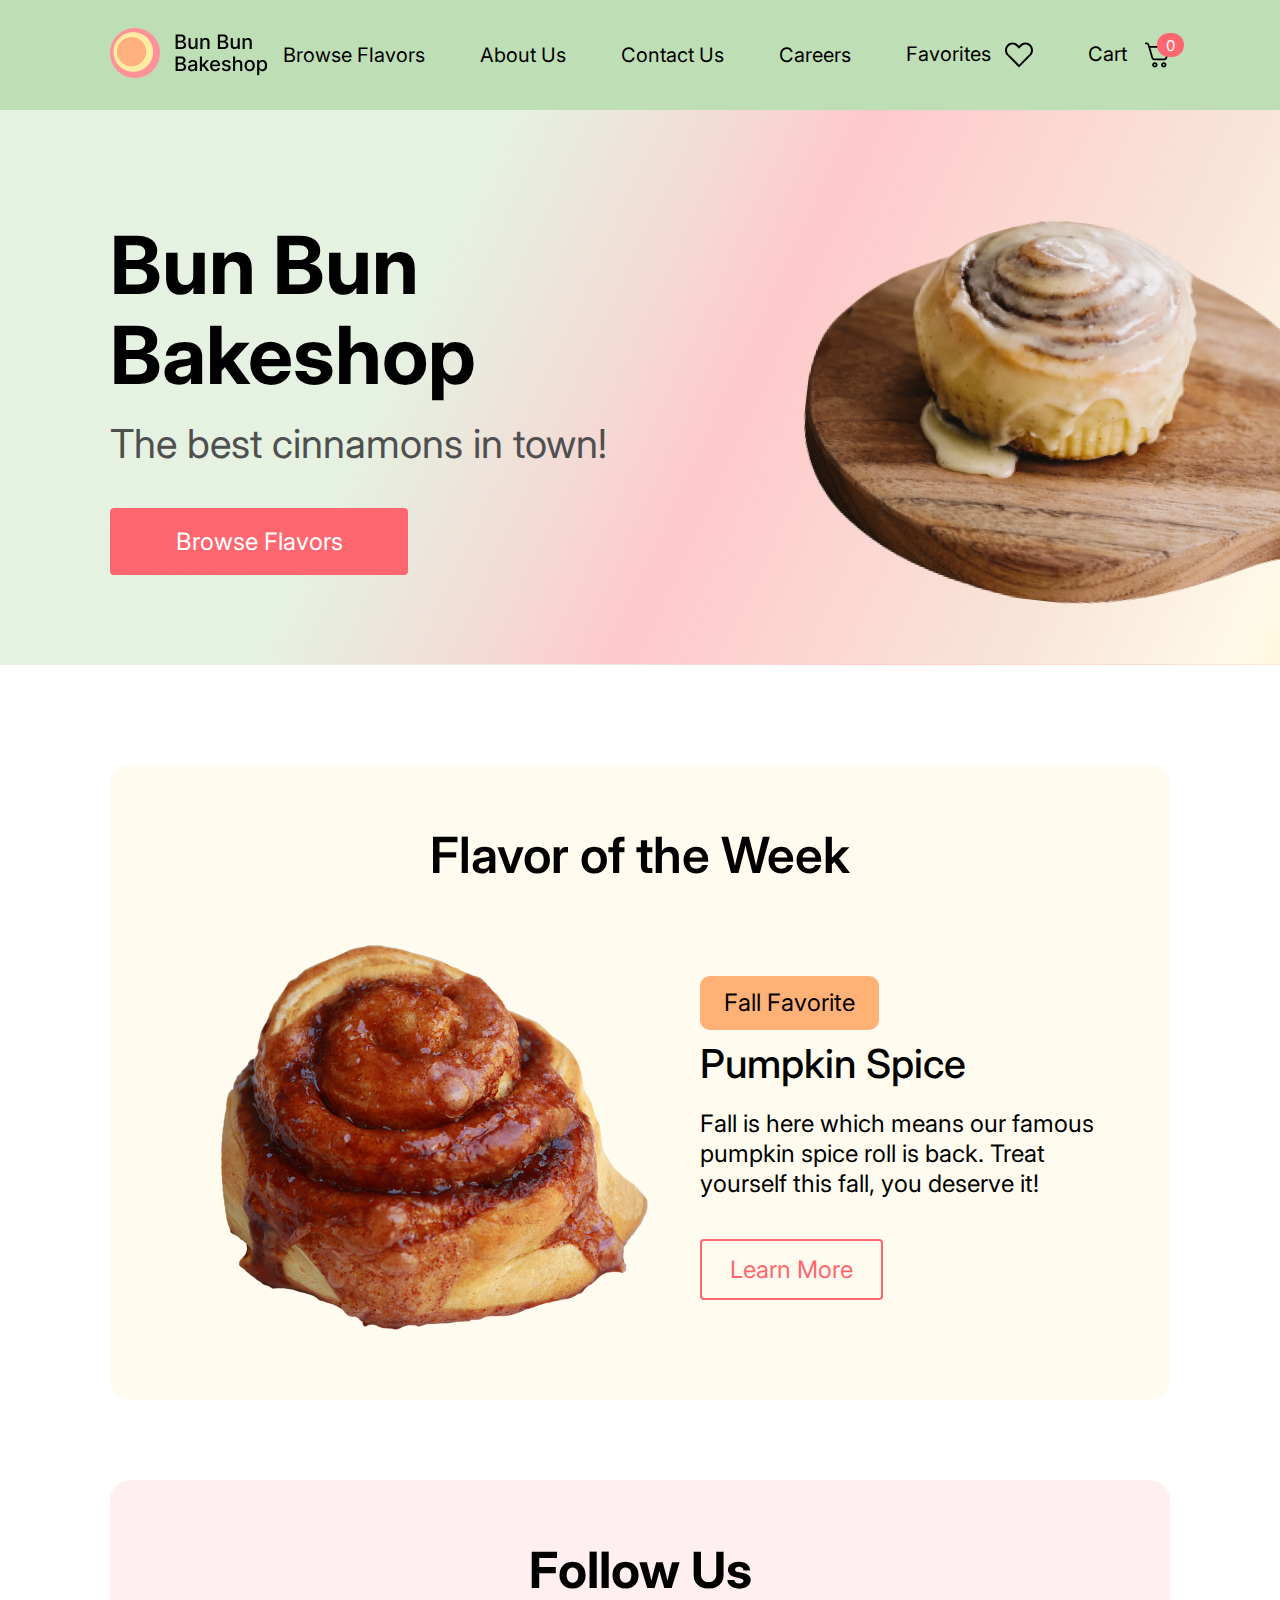
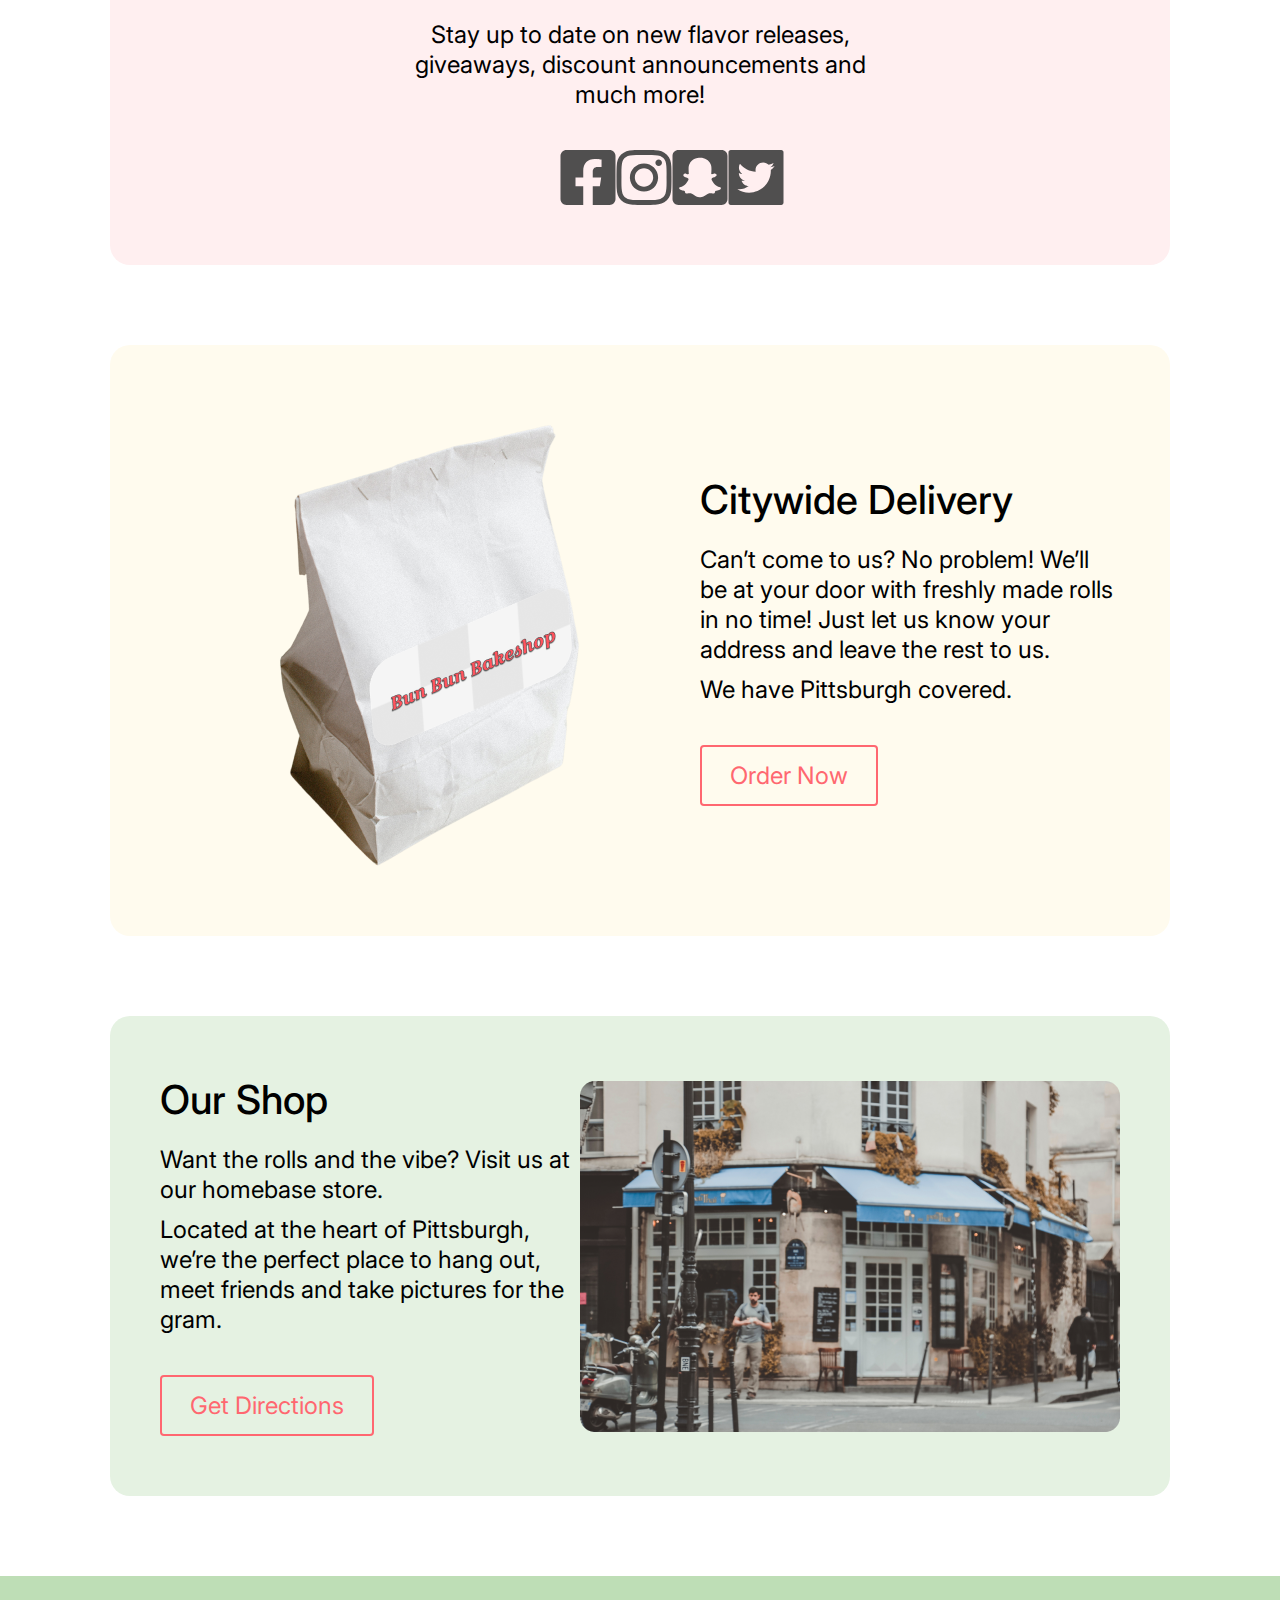
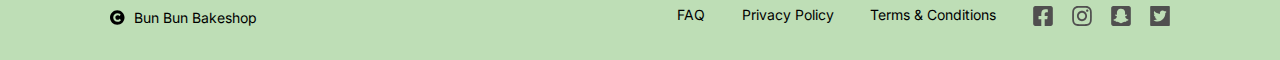
<file: index.html>
<!DOCTYPE html>
<html lang="en">

<head>
	<meta charset="utf-8">
	<meta name="viewport" content="width=device-width, initial-scale=1.0">
	<title>Bun Bun Bakeshop</title>
	<link rel="stylesheet" href="styles.css">
	<!-- linking stylesheet to get Inter font -->
	<link href='https://fonts.googleapis.com/css?family=Inter' rel='stylesheet'>
</head>

<body>
	
	<!-- Navigation Bar -->
	<header>
		<nav>
			<div id="logo">
				<a href="index.html">
					<img 
						src="assets/images/Logo.png" 
						alt="The Bun Bun Bakeshop logo. Clicking this will take you back to the homepage"
					>
				</a>
			</div>
			<div id="navtitles">
				<!-- <p id = "cartCounter3"></p> -->
				<a href="browseflavors.html">Browse Flavors</a>
				<a href="#AboutUs">About Us</a>
				<a href="#ContactUs">Contact Us</a>
				<a href="#Careers">Careers</a>
				<a href="#Favorites" class="iconlabels">
					<span>
						Favorites
						<img 
							src="assets/icons/favorites.svg" 
							alt="heart icon. Clicking this will take you to the favorites page."
						>
					</span>
				</a>
				<a href="cart.html" class="iconlabels cartIconElement">
					<span>
						Cart 
					</span>
						<div class = "cartIcon">
							<img 
								src="assets/icons/cart.svg" 
								alt="shopping cart icon. Clicking this will 
								take you to the cart page."
							>
							<div class = "cartNumberDiv">
								<span class ="disp" id ="cartCounter">0</span>
							</div>
						</div>
				</a>
			</div>
		</nav>
	</header>

	<!-- Banner -->
	<div id="banner">
		<h1>Bun Bun<br>Bakeshop</h1>
		<p>The best cinnamons in town!</p>
		<button 
			type="button" 
			onclick="window.location.href='browseflavors.html'"
		>
			Browse Flavors
		</button>
	</div>

	<!-- Flavor of the Week -->
	<div class="homepagesection" id="flavoroftheweek">
		<h3>Flavor of the Week</h3>
		<div class="sidebysidecontent">
			<img 
				src="assets/images/flavoroftheweek.png" 
				alt="image of pumpkin spice cinnamon roll"
				>
			<div class="sidebysidetext" id="flavortext">
				<div id="tag">Fall Favorite</div>
				<h4>Pumpkin Spice</h4>
				<p>Fall is here which means our famous pumpkin spice roll is back. 
					Treat yourself this fall, you deserve it!</p>
				<button class= "secondarybutton" type="button">Learn More</button>
			</div>
		</div>
	</div>

	<!-- Follow Us -->
	<div class="homepagesection" id="followus">
		<h3>Follow Us</h3>
		<p>
			Stay up to date on new flavor 
			releases, giveaways, discount announcements and much more!
		</p>
		<div id="socials">
			<img 
				src="assets/images/facebook.svg" 
				alt="Facebook Logo. This will take you to the 
				Facebook page for Bun Bun Bakeshop."
			>
			<img 
				src="assets/images/instagram.svg" 
				alt="Instagram Logo. This will take you to the 
				Instagram page for Bun Bun Bakeshop."
			>
			<img 
				src="assets/images/snapchat.svg" 
				alt="Snapchat Logo. This will take you to the 
				Snapchat profile for Bun Bun Bakeshop."
			>
			<img 
				src="assets/images/twitter.svg" 
				alt="Twitter Logo. This will take you to the 
				Twitter page for Bun Bun Bakeshop."
			>
		</div>		
	</div>

	<!-- Citywide Delivery -->
	<div class= "homepagesection sidebysidecontent" id="citywidedelivery">
		<img 
			src="assets/images/citywidedelivery.png" 
			alt="image of a Bun Bun Bakeshop delivery bag"
		>
		<div class="sidebysidetext">
			<h4>Citywide Delivery</h4>
			<p>
				Can’t come to us? No problem! 
				We’ll be at your door with freshly made rolls in no time! 
				Just let us know your address and leave the rest to us.
			</p>
			<p>We have Pittsburgh covered.</p>
			<button class= "secondarybutton" type="button">Order Now</button>
		</div>
	</div>

	<!-- Our shop -->
	<div class= "homepagesection sidebysidecontent" id="ourshop">
		<div class="sidebysidetext">
			<h4>Our Shop</h4>
			<p>
				Want the rolls and the vibe? 
				Visit us at our homebase store.
			</p>
			<p>
				Located at the heart of Pittsburgh, 
				we’re the perfect place to hang out, 
				meet friends and take pictures for the gram.
			</p>
			<button class= "secondarybutton" type="button">Get Directions</button>
		</div>
		<img 
			src="assets/images/ourshop.png" 
			alt="image of the Bun Bun Bakeshop shop in Pittsburgh"
		>
	</div>

	<!-- Footer -->
	<footer>
		<a href="#" id="footerleft">
			<img src="assets/images/copyright.svg" alt="copyright icon">
			<p>Bun Bun Bakeshop</p>
		</a>
		<div id="footerright">
			<a href="#">FAQ</a>
			<a href="#">Privacy Policy</a>
			<a href="#">Terms & Conditions</a>
			<div id="footersocials">
				<img 
					src="assets/images/facebook.svg" 
					alt="Facebook logo. This will take you to the 
					Facebook page for Bun Bun Bakeshop."
				>
				<img 
					src="assets/images/instagram.svg" 
					alt="Instagram logo. This will take you to the 
					Instagram page for Bun Bun Bakeshop."
				>
				<img 
					src="assets/images/snapchat.svg" 
					alt="Snapchat logo. This will take you to the 
					Snapchat profile for Bun Bun Bakeshop."
				>
				<img 
					src="assets/images/twitter.svg" 
					alt="Twitter logo. This will take you to the 
					Twitter page for Bun Bun Bakeshop."
				>
			</div>
		</div>
	</footer>
	<script src="script.js" async></script>
	
</body>
</html>
</file>
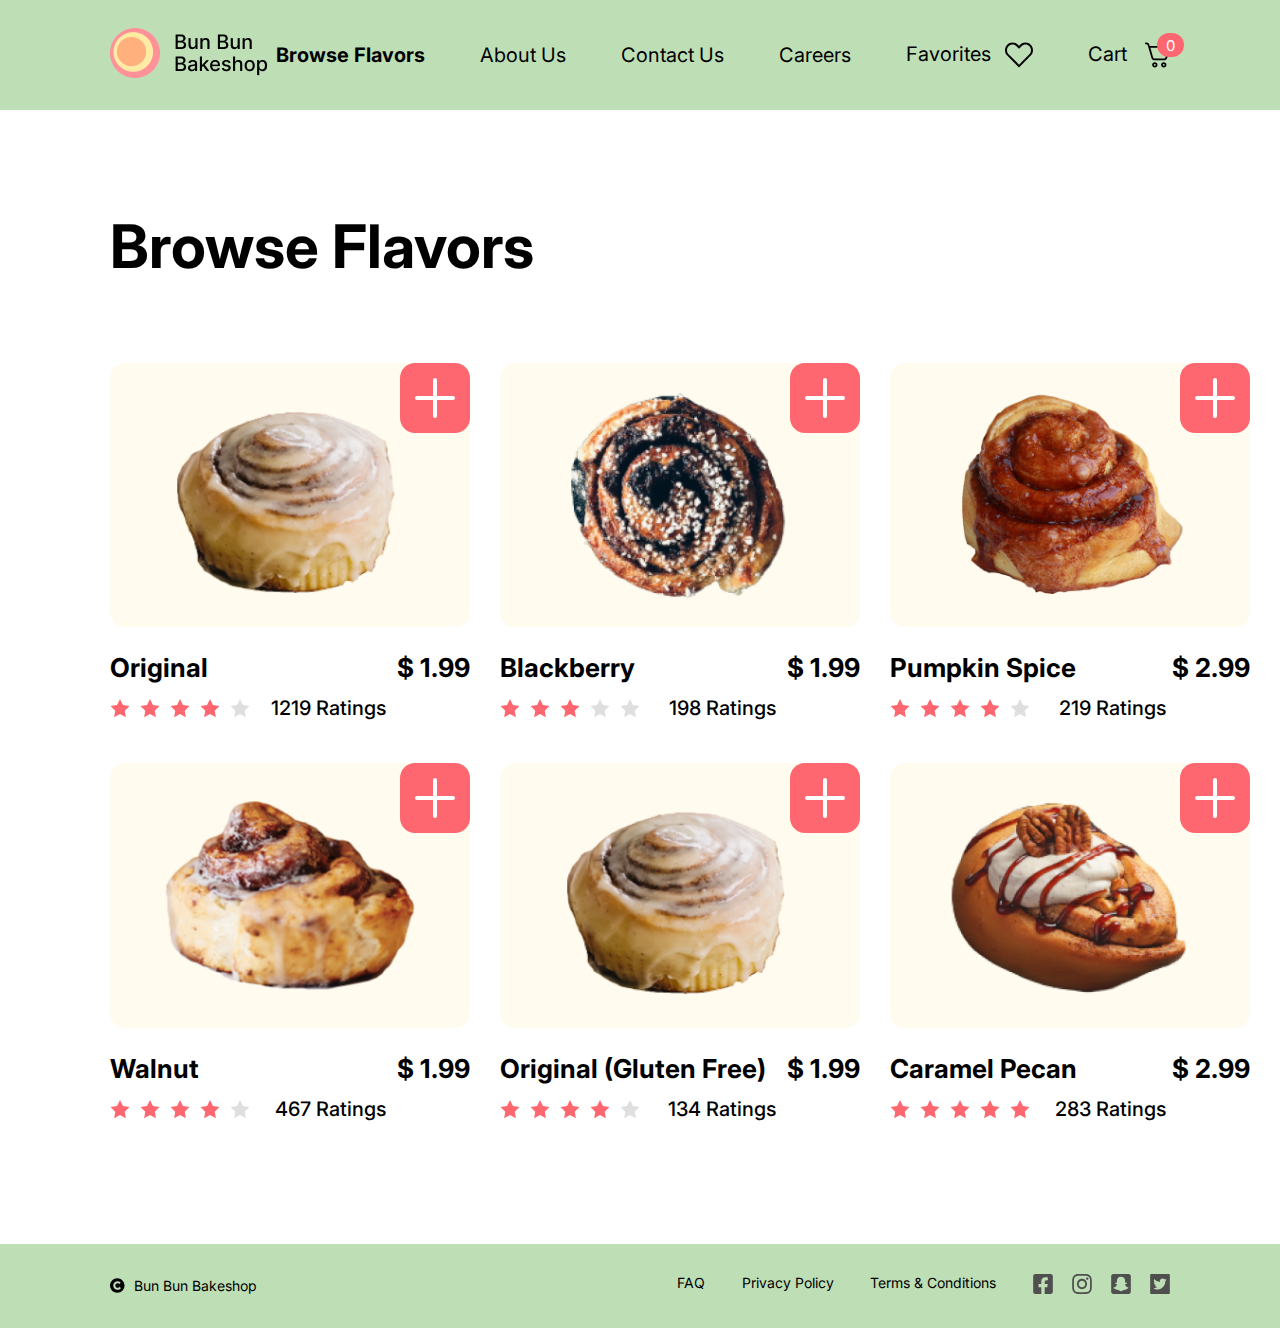
<file: browseflavors.html>
<!DOCTYPE html>
<html lang="en">
<head>
    <meta charset="UTF-8">
    <meta name="viewport" content="width=device-width, initial-scale=1.0">
    <title>Browse Flavors</title>
    <link rel="stylesheet" href="styles.css">
	<!-- linking stylesheet to get Inter font -->
	<link href='https://fonts.googleapis.com/css?family=Inter' rel='stylesheet'>
</head>
<body>

    <!-- Navigation Bar -->
	<header>
		<nav>
			<div id="logo">
				<a href="index.html">
                    <img 
                        src="assets/images/Logo.png" 
                        alt="The Bun Bun Bakeshop logo. Clicking this will take you back to the homepage"
                    >
                </a>
			</div>
			<div id="navtitles">
				<a href="browseflavors.html"><b>Browse Flavors</b></a>
				<a href="#AboutUs">About Us</a>
				<a href="#ContactUs">Contact Us</a>
				<a href="#Careers">Careers</a>
				<a href="#Favorites" class="iconlabels">
                    <span>
                        Favorites
                        <img 
                            src="assets/icons/favorites.svg" 
                            alt="heart icon. Clicking this will take you to the favorites page."
                        >
                    </span>
                </a>
				<a href="cart.html" class="iconlabels cartIconElement">
					<span>
						Cart 
					</span>
						<div class = "cartIcon">
							<img 
								src="assets/icons/cart.svg" 
								alt="shopping cart icon. Clicking this will 
								take you to the cart page."
							>
							<div class = "cartNumberDiv">
								<span class ="disp" id = "cartCounter">0</span>
							</div>
						</div>
				</a>
			</div>
		</nav>
	</header>

    <!-- Flavor Listings -->
    <div class="pagecontent">

        <h2 class="pagetitle">Browse Flavors</h2>
        
        <!-- Row 1 of flavor listings -->
        <div class="row" id="row1">
            <!-- Original -->
            <div class="flavorlisting">
                <div class="flavorimage">
                    <a class="flavor" href="flavordetail.html">
                        <img src="assets/images/original.png" alt="original cinnamon roll">
                    </a>
                    <a class="addbutton" href="#">
                        <img 
                            src="assets/images/add.svg" 
                            alt="Add button. This will open the quick buy overlay."
                        >
                    </a>
                </div>
                <div class="flavortitle">
                    <a href="flavordetail.html"><h5>Original</h5></a>
                    <h5>$ 1.99</h5>
                </div>
                <div class="ratings">
                    <div class="stars">
                        <img src="assets/images/starpink.svg" alt="4 star rating">
                        <img src="assets/images/starpink.svg" alt="4 star rating">
                        <img src="assets/images/starpink.svg" alt="4 star rating">
                        <img src="assets/images/starpink.svg" alt="4 star rating">
                        <img src="assets/images/stargrey.svg" alt="4 star rating">
                    </div>
                    <h6>1219 Ratings</h6>
                </div>
            </div>
            <!-- Blackberry -->
            <div class="flavorlisting">
                <div class="flavorimage">
                    <a class="flavor" href="#">
                        <img 
                            src="assets/images/blackberry.png" 
                            alt="blackberry cinnamon roll"
                        >
                    </a>
                    <a class="addbutton" href="#">
                        <img 
                            src="assets/images/add.svg" 
                            alt="Add button. This will open the quick buy overlay."
                        >
                    </a>
                </div>
                <div class="flavortitle">
                    <h5>Blackberry</h5>
                    <h5>$ 1.99</h5>
                </div>
                <div class="ratings">
                    <div class="stars">
                        <img src="assets/images/starpink.svg" alt="3 star rating">
                        <img src="assets/images/starpink.svg" alt="3 star rating">
                        <img src="assets/images/starpink.svg" alt="3 star rating">
                        <img src="assets/images/stargrey.svg" alt="3 star rating">
                        <img src="assets/images/stargrey.svg" alt="3 star rating">
                    </div>
                    <h6>198 Ratings</h6>
                </div>
            </div>
            <!-- Pumpkin Spice -->
            <div class="flavorlisting">
                <div class="flavorimage">
                    <a class="flavor" href="#">
                        <img 
                            src="assets/images/pumpkinspice.png" 
                            alt="pumpkin spice cinnamon roll"
                        >
                    </a>
                    <a class="addbutton" href="#">
                        <img 
                            src="assets/images/add.svg" 
                            alt="Add button. This will open the quick buy overlay."
                        >
                    </a>
                </div>
                <div class="flavortitle">
                    <h5>Pumpkin Spice</h5>
                    <h5>$ 2.99</h5>
                </div>
                <div class="ratings">
                    <div class="stars">
                        <img src="assets/images/starpink.svg" alt="4 star rating">
                        <img src="assets/images/starpink.svg" alt="4 star rating">
                        <img src="assets/images/starpink.svg" alt="4 star rating">
                        <img src="assets/images/starpink.svg" alt="4 star rating">
                        <img src="assets/images/stargrey.svg" alt="4 star rating">
                    </div>
                    <h6>219 Ratings</h6>
                </div>
            </div>
        </div>
        
        <!-- Row 2 of flavor listings -->
        <div class="row">
            <!-- Walnut -->
            <div class="flavorlisting">
                <div class="flavorimage">
                    <a class="flavor" href="#">
                        <img src="assets/images/walnut.png" 
                        alt="walnut cinnamon roll">
                    </a>
                    <a class="addbutton" href="#">
                        <img 
                            src="assets/images/add.svg" 
                            alt="Add button. This will open the quick buy overlay."
                        >
                    </a>
                </div>
                <div class="flavortitle">
                    <h5>Walnut</h5>
                    <h5>$ 1.99</h5>
                </div>
                <div class="ratings">
                    <div class="stars">
                        <img src="assets/images/starpink.svg" alt="4 star rating">
                        <img src="assets/images/starpink.svg" alt="4 star rating">
                        <img src="assets/images/starpink.svg" alt="4 star rating">
                        <img src="assets/images/starpink.svg" alt="4 star rating">
                        <img src="assets/images/stargrey.svg" alt="4 star rating">
                    </div>
                    <h6>467 Ratings</h6>
                </div>
            </div>
            <!-- Original (GF) -->
            <div class="flavorlisting">
                <div class="flavorimage">
                    <a class="flavor" href="#">
                        <img src="assets/images/original.png" 
                        alt="original gluten free cinnamon roll">
                    </a>
                    <a class="addbutton" href="#">
                        <img 
                            src="assets/images/add.svg" 
                            alt="Add button. This will open the quick buy overlay."
                        >
                    </a>
                </div>
                <div class="flavortitle">
                    <h5>Original (Gluten Free)</h5>
                    <h5>$ 1.99</h5>
                </div>
                <div class="ratings">
                    <div class="stars">
                        <img src="assets/images/starpink.svg" alt="4 star rating">
                        <img src="assets/images/starpink.svg" alt="4 star rating">
                        <img src="assets/images/starpink.svg" alt="4 star rating">
                        <img src="assets/images/starpink.svg" alt="4 star rating">
                        <img src="assets/images/stargrey.svg" alt="4 star rating">
                    </div>
                    <h6>134 Ratings</h6>
                </div>
            </div>
            <!-- Caramel Pecan -->
            <div class="flavorlisting">
                <div class="flavorimage">
                    <a class="flavor" href="#">
                        <img src="assets/images/caramelpecan.png" 
                        alt="caramel pecan cinnamon roll">
                    </a>
                    <a class="addbutton" href="#">
                        <img 
                            src="assets/images/add.svg" 
                            alt="Add button. This will open the quick buy overlay."
                        >
                    </a>
                </div>
                <div class="flavortitle">
                    <h5>Caramel Pecan</h5>
                    <h5>$ 2.99</h5>
                </div>
                <div class="ratings">
                    <div class="stars">
                        <img src="assets/images/starpink.svg" alt="5 star rating">
                        <img src="assets/images/starpink.svg" alt="5 star rating">
                        <img src="assets/images/starpink.svg" alt="5 star rating">
                        <img src="assets/images/starpink.svg" alt="5 star rating">
                        <img src="assets/images/starpink.svg" alt="5 star rating">
                    </div>
                    <h6>283 Ratings</h6>
                </div>
            </div>
        </div>
    </div>

    <!-- Footer -->
    <footer>
        <a href="#" id="footerleft">
            <img src="assets/images/copyright.svg" alt="copyright icon">
            <p>Bun Bun Bakeshop</p>
        </a>
        <div id="footerright">
            <a href="#">FAQ</a>
            <a href="#">Privacy Policy</a>
            <a href="#">Terms & Conditions</a>
			<div id="footersocials">
				<img 
                    src="assets/images/facebook.svg" 
                    alt="Facebook logo. This will take you to the 
                    Facebook page for Bun Bun Bakeshop."
                >
				<img 
                    src="assets/images/instagram.svg" 
                    alt="Instagram logo. This will take you to the 
                    Instagram page for Bun Bun Bakeshop."
                >
				<img 
                    src="assets/images/snapchat.svg" 
                    alt="Snapchat logo. This will take you to the 
                    Snapchat profile for Bun Bun Bakeshop."
                >
				<img 
                    src="assets/images/twitter.svg" 
                    alt="Twitter logo. This will take you to the 
                    Twitter page for Bun Bun Bakeshop."
                >
			</div>
        </div>
    </footer>
    <script src="script.js" async></script>
    
</body>
</html>
</file>
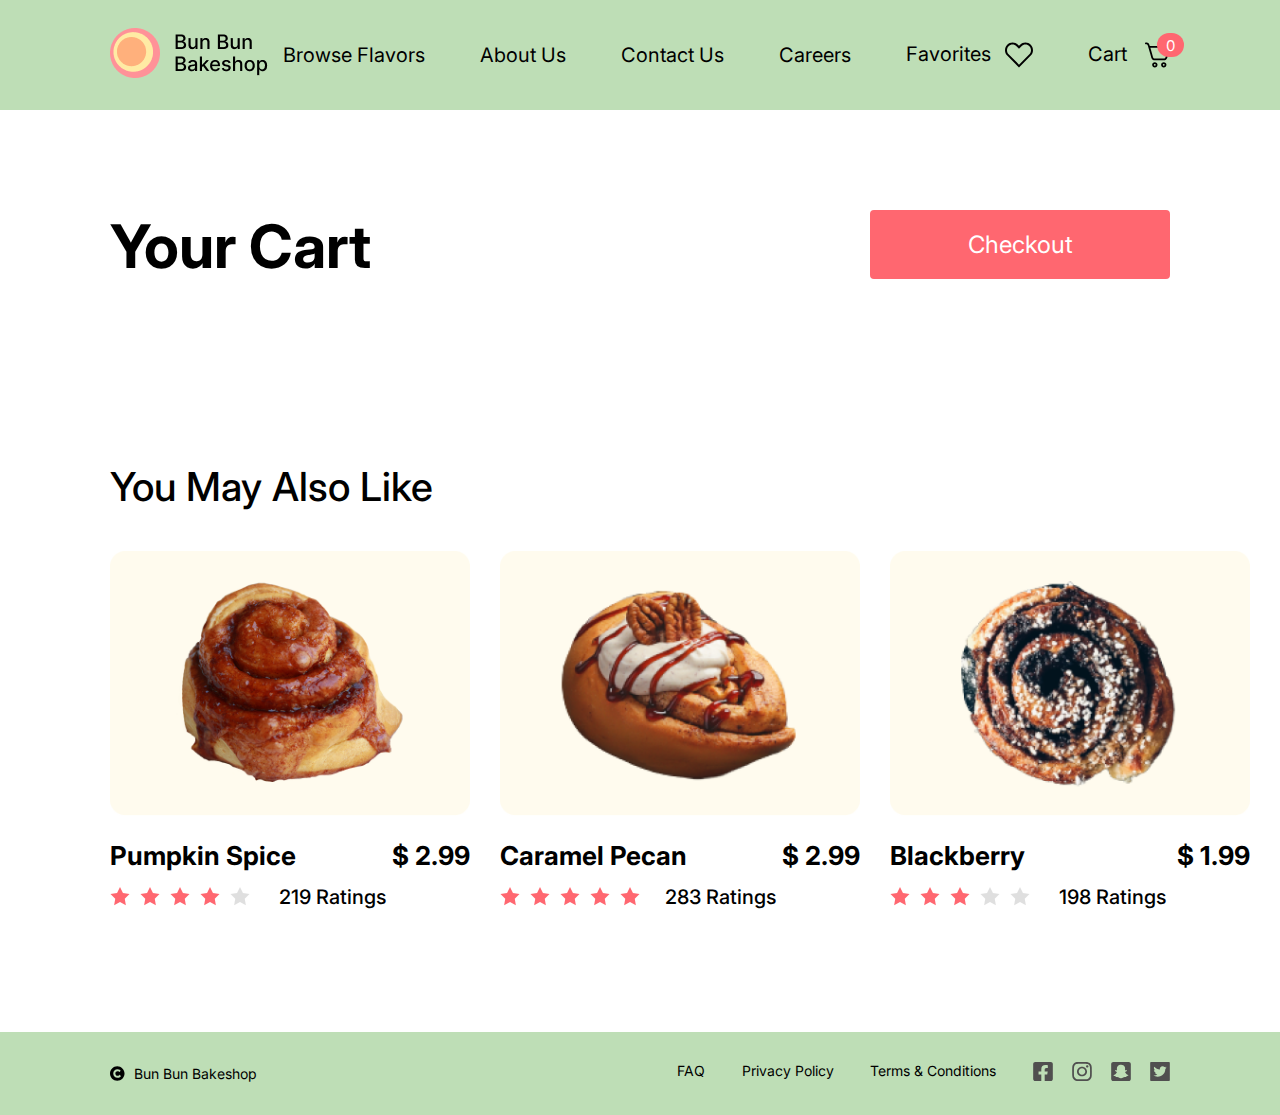
<file: cart.html>
<!DOCTYPE html>
<html lang="en">
<head>
    <meta charset="UTF-8">
    <meta http-equiv="X-UA-Compatible" content="IE=edge">
    <title>Shopping Cart</title>
    <link rel="stylesheet" href="styles.css">
    <meta name="viewport" content="width=device-width, initial-scale=1.0">
    	<!-- linking stylesheet to get Inter font -->
	<link href='https://fonts.googleapis.com/css?family=Inter' rel='stylesheet'> 
</head>
<body>

    <!-- Navigation Bar -->
	<header>
		<nav>
			<div id="logo">
				<a href="index.html">
                    <img 
                        src="assets/images/Logo.png" 
                        alt="The Bun Bun Bakeshop logo. 
                        Clicking this will take you back to the homepage"
                    >
                </a>
			</div>
			<div id="navtitles">
				<a href="browseflavors.html">Browse Flavors</a>
				<a href="#AboutUs">About Us</a>
				<a href="#ContactUs">Contact Us</a>
				<a href="#Careers">Careers</a>
				<a href="#Favorites" class="iconlabels">
                    <span>
                        Favorites
                        <img 
                            src="assets/icons/favorites.svg" 
                            alt="heart icon. Clicking this will take you to the favorites page."
                        >
                    </span>
                </a>
				<a href="cart.html" class="iconlabels cartIconElement">
					<span>
						Cart 
					</span>
						<div class = "cartIcon">
							<img 
								src="assets/icons/cart.svg" 
								alt="shopping cart icon. Clicking this will 
								take you to the cart page."
							>
							<div class = "cartNumberDiv">
								<span  class= "disp" id="cartCounter" >0</span>
							</div>
						</div>
				</a>
			</div>
		</nav>
	</header>

<!-- Content of the Page -->
    <div class="pagecontent">

        <div class = "topTitle">
            <h2 class="pagetitle">Your Cart</h2>
            <button id ="testBtn" class="primarybutton checkoutBtn" type="button">Checkout</button>
        </div>

        <div class="topsection">
<!-- Items inside the cart -->
            <div id ="cartDiv" class="cartItems">

            </div>

            <div id = "deleteButton" onclick="addButton()"></div>
        </div>


<!-- Bottom Section: You May Also Like -->
        <div id="bottomsection">
            <h4>You May Also Like</h4>
            <div class="row">

                <!-- pumpkin spice -->
                <div class="flavorlisting">
                    <div class="flavorimage">
                        <a class="flavor" href="flavordetail.html">
                            <img src="assets/images/pumpkinspice.png" 
                            alt="pumpkin spice cinnamon roll">
                        </a>
                    </div>
                    <div class="flavortitle">
                        <h5>Pumpkin Spice</h5>
                        <h5>$ 2.99</h5>
                    </div>
                    <div class="ratings">
                        <div class="stars">
                            <img src="assets/images/starpink.svg" alt="4 star rating">
                            <img src="assets/images/starpink.svg" alt="4 star rating">
                            <img src="assets/images/starpink.svg" alt="4 star rating">
                            <img src="assets/images/starpink.svg" alt="4 star rating">
                            <img src="assets/images/stargrey.svg" alt="4 star rating">
                        </div>
                        <h6>219 Ratings</h6>
                    </div>
                </div>

                <!-- caramel pecan -->
                <div class="flavorlisting">
                    <div class="flavorimage">
                        <a class="flavor" href="flavordetail.html">
                            <img 
                                src="assets/images/caramelpecan.png" 
                                alt="caramel pecan cinnamon roll"
                            >
                        </a>
                    </div>
                    <div class="flavortitle">
                        <h5>Caramel Pecan</h5>
                        <h5>$ 2.99</h5>
                    </div>
                    <div class="ratings">
                        <div class="stars">
                            <img src="assets/images/starpink.svg" alt="5 star rating">
                            <img src="assets/images/starpink.svg" alt="5 star rating">
                            <img src="assets/images/starpink.svg" alt="5 star rating">
                            <img src="assets/images/starpink.svg" alt="5 star rating">
                            <img src="assets/images/starpink.svg" alt="5 star rating">
                        </div>
                        <h6>283 Ratings</h6>
                    </div>
                </div>

                <!-- Blackberry -->
                <div class="flavorlisting">
                    <div class="flavorimage">
                        <a class="flavor" href="flavordetail.html">
                            <img 
                                src="assets/images/blackberry.png" 
                                alt="blackberry cinnamon roll"
                            >
                        </a>
                    </div>
                    <div class="flavortitle">
                        <h5>Blackberry</h5>
                        <h5>$ 1.99</h5>
                    </div>
                    <div class="ratings">
                        <div class="stars">
                            <img src="assets/images/starpink.svg" alt="3 star rating">
                            <img src="assets/images/starpink.svg" alt="3 star rating">
                            <img src="assets/images/starpink.svg" alt="3 star rating">
                            <img src="assets/images/stargrey.svg" alt="3 star rating">
                            <img src="assets/images/stargrey.svg" alt="3 star rating">
                        </div>
                        <h6>198 Ratings</h6>
                    </div>
                </div>
            </div>
        </div>
    </div>

    <!-- Footer -->
    <footer>
        <a href="#" id="footerleft">
            <img src="assets/images/copyright.svg" alt="copyright icon">
            <p>Bun Bun Bakeshop</p>
        </a>
        <div id="footerright">
            <a href="#">FAQ</a>
            <a href="#">Privacy Policy</a>
            <a href="#">Terms & Conditions</a>
			<div id="footersocials">
				<img 
                    src="assets/images/facebook.svg" 
                    alt="Facebook logo. This will take you to the Facebook page for Bun Bun Bakeshop."
                >
				<img 
                    src="assets/images/instagram.svg" 
                    alt="Instagram logo. This will take you to the Instagram page for Bun Bun Bakeshop."
                >
				<img 
                    src="assets/images/snapchat.svg" 
                    alt="Snapchat logo. This will take you to the Snapchat profile for Bun Bun Bakeshop."
                >
				<img 
                    src="assets/images/twitter.svg" 
                    alt="Twitter logo. This will take you to the Twitter page for Bun Bun Bakeshop."
                >
			</div>
        </div>
    </footer>
    <script src="script.js" async></script> 
</body>
</html>
</file>
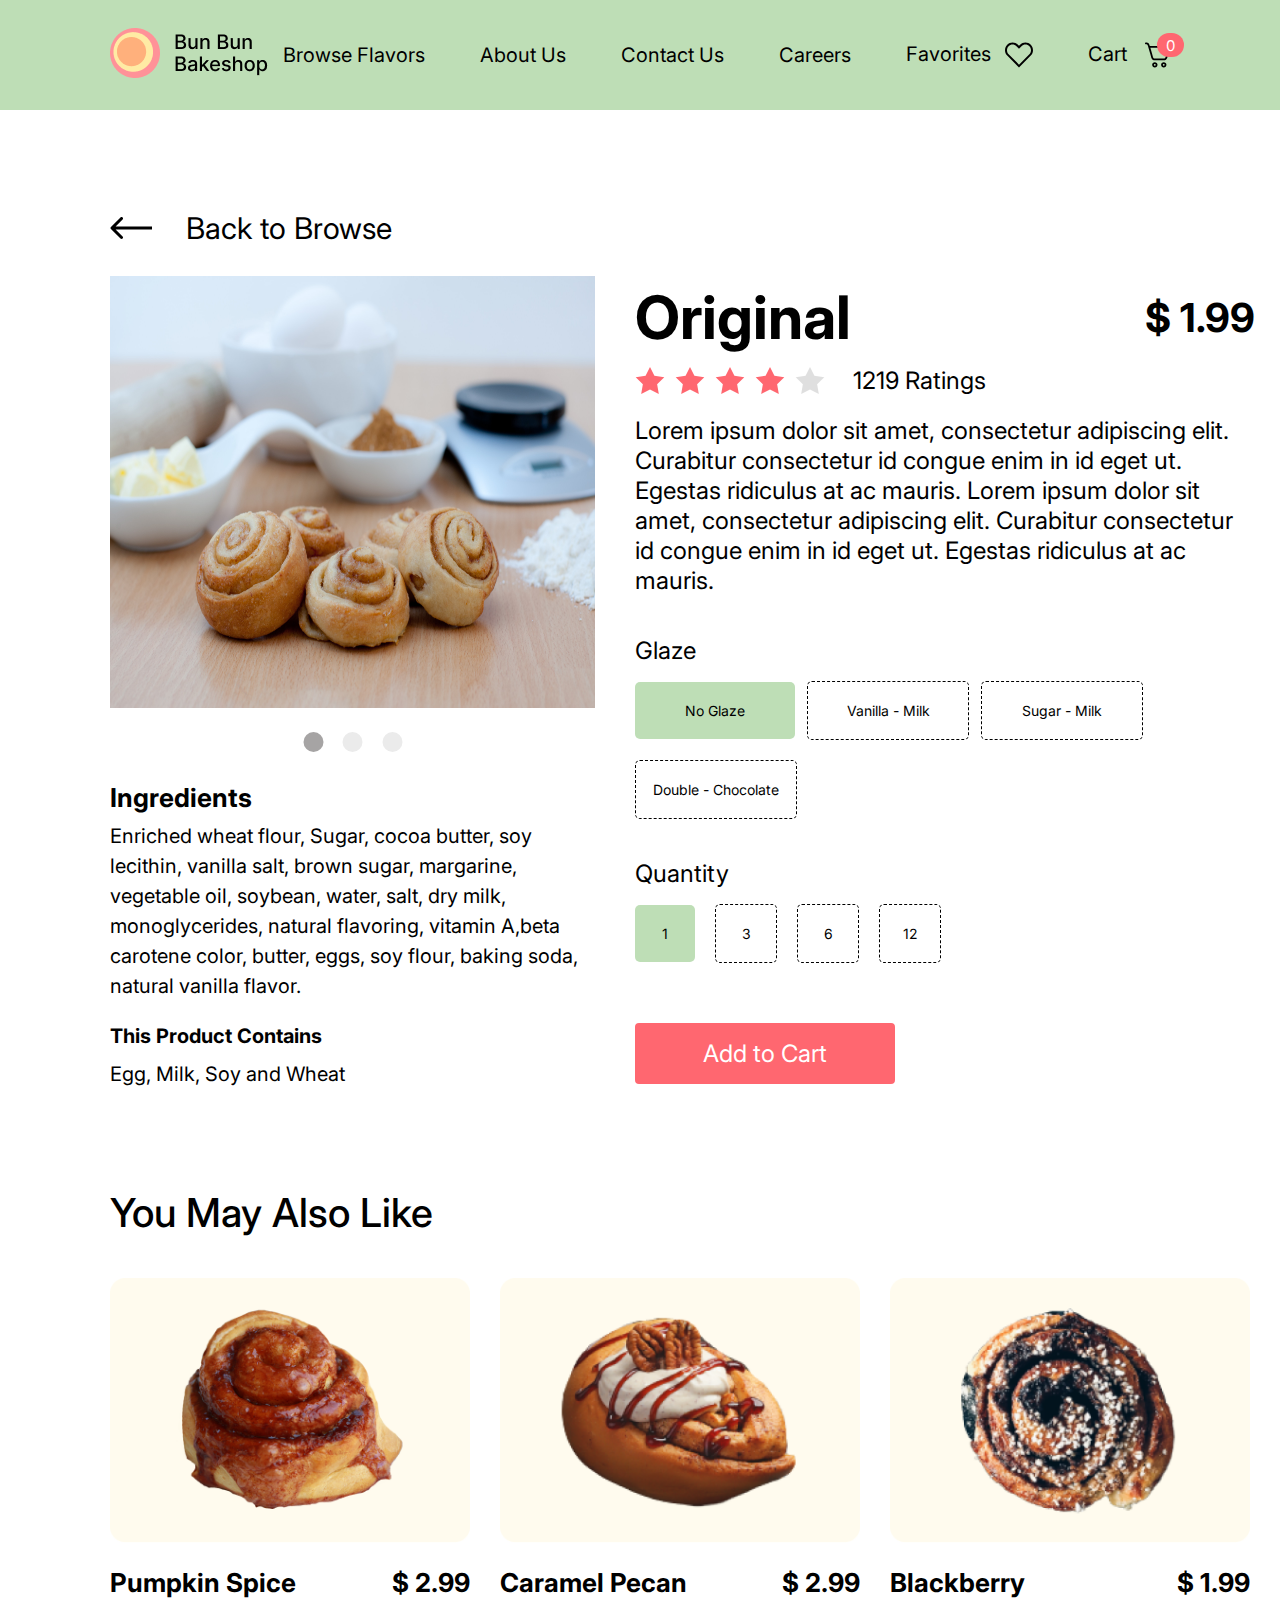
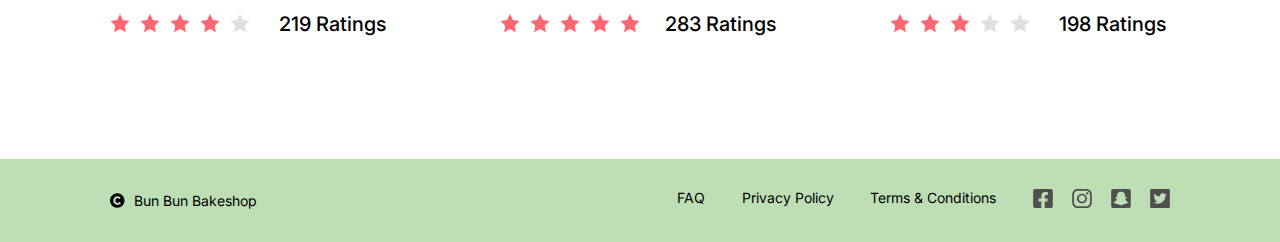
<file: flavordetail.html>
<!DOCTYPE html>
<html lang="en">
<head>
    <meta charset="UTF-8">
    <meta name="viewport" content="width=device-width, initial-scale=1.0">
    <title>Original Detail Page</title>
    <link rel="stylesheet" href="styles.css">
	<!-- linking stylesheet to get Inter font -->
	<link href='https://fonts.googleapis.com/css?family=Inter' rel='stylesheet'>

</head>
<body>

    <!-- Navigation Bar -->
	<header>
		<nav>
			<div id="logo">
				<a href="index.html">
                    <img 
                        src="assets/images/Logo.png" 
                        alt="The Bun Bun Bakeshop logo. 
                        Clicking this will take you back to the homepage"
                    >
                </a>
			</div>
			<div id="navtitles">
				<a href="browseflavors.html">Browse Flavors</a>
				<a href="#AboutUs">About Us</a>
				<a href="#ContactUs">Contact Us</a>
				<a href="#Careers">Careers</a>
				<a href="#Favorites" class="iconlabels">
                    <span>
                        Favorites
                        <img 
                            src="assets/icons/favorites.svg" 
                            alt="heart icon. Clicking this will take you to the favorites page."
                        >
                    </span>
                </a>
				<a href="cart.html" class="iconlabels cartIconElement">
					<span>
						Cart 
					</span>
						<div class = "cartIcon">
							<img 
								src="assets/icons/cart.svg" 
								alt="shopping cart icon. Clicking this will 
								take you to the cart page."
							>
							<div class = "cartNumberDiv">
								<span class ="disp" id = "cartCounter">0</span>
							</div>
						</div>
				</a>
			</div>
		</nav>
	</header>

    <!-- Page Content -->
    <div class="pagecontent">
        <div class="topsection">

            <!-- Left Column -->
            <div class = "leftside">
                <div id="back">
                    <a href="browseflavors.html">
                        <img 
                            src="assets/images/backarrow.svg" 
                            alt="back arrow. Clicking this will take you back to the browse flavors page."
                        >
                        <p>Back to Browse</p>
                    </a>
                </div>

                <img id="rollimage" src="assets/images/noglaze.jpeg" alt="No glaze cinnamon roll">
                <div class="carouselindicators">
                    <img 
                        src="assets/images/selecteddot.svg" 
                        alt="These are carousel indicators that allow you to loop through the product images."
                    >
                    <img 
                        src="assets/images/notselecteddot.svg" 
                        alt="These are carousel indicators that allow you to loop through the product images."
                    >
                    <img 
                        src="assets/images/notselecteddot.svg" 
                        alt="These are carousel indicators that allow you to loop through the product images."
                    >
                </div>
                <h5>Ingredients</h5>
                <h6 id="ingredients">
                    Enriched wheat flour, Sugar, cocoa butter, 
                    soy lecithin, vanilla salt, brown sugar, margarine, vegetable oil, 
                    soybean, water, salt, dry milk, monoglycerides, natural flavoring, 
                    vitamin A,beta carotene color, butter, eggs, soy flour, baking soda, 
                    natural vanilla flavor.
                </h6>
                <h6 id="contains">This Product Contains</h6>
                <h6 id="containsingredients">Egg, Milk, Soy and Wheat</h6>
            </div>

            <!-- Right Column -->
            <div class="rightside">
                <div class="detailtitle">
                    <h2>Original</h2>
                    <h4>$ 1.99</h4>
                </div>
                <div class="detailratings">
                        <div class="detailstars">
                            <img src="assets/images/starpink.svg" alt="4 star rating">
                            <img src="assets/images/starpink.svg" alt="4 star rating">
                            <img src="assets/images/starpink.svg" alt="4 star rating">
                            <img src="assets/images/starpink.svg" alt="4 star rating">
                            <img src="assets/images/stargrey.svg" alt="4 star rating">
                        </div>
                        <p>1219 Ratings</p>
                </div>
                <p id="details">
                    Lorem ipsum dolor sit amet, consectetur adipiscing elit. 
                    Curabitur consectetur id congue enim in id eget ut. Egestas 
                    ridiculus at ac mauris. Lorem ipsum dolor sit amet, consectetur 
                    adipiscing elit. Curabitur consectetur id congue enim in id eget ut. 
                    Egestas ridiculus at ac mauris.
                </p>

                <form>
                    <div class="glaze">
                        <p>Glaze</p>
                        <div class="alloptions goptionrow" id="goptionrow1">
                              <input type="radio" id="noGlaze" name="glaze_flavor" value="No Glaze" checked="checked">
                              <label class ="goptions options" for="noGlaze">No Glaze</label>
    
                              <input type="radio" id="vanillaMilk" name="glaze_flavor" value="Vanilla Milk">
                              <label class ="goptions options" for="vanillaMilk">Vanilla - Milk</label>

                              <input type="radio" id="sugarMilk" name="glaze_flavor" value="Sugar Milk">
                              <label class ="goptions options" for="sugarMilk">Sugar - Milk</label>
                        </div>

                        <div class="alloptions goptionrow">
                              <input type="radio" id="doubleChocolate" name="glaze_flavor" value="Double Chocolate">
                              <label class ="goptions options" for="doubleChocolate">Double - Chocolate</label>
                        </div>
                    </div>

                    <div class = "quantity">
                        <p>Quantity</p>
                        <div class="alloptions qoptionrow">
                            <input type="radio" id="qty1" name="quantity" value="1" checked="checked">
                            <label for="qty1" class="qoptions options">1</label>

                            <input type="radio" id="qty2" name="quantity" value="3">
                            <label for="qty2" class="qoptions options qoptionsMargin">3</label> 

                            <input type="radio" id="qty3" name="quantity" value="6">
                            <label for="qty3" class="qoptions options qoptionsMargin">6</label>

                            <input type="radio" id="qty4" name="quantity" value="12">
                            <label for="qty4" class="qoptions options qoptionsMargin">12</label>
                        </div>
                    </div>

                    <button id ="addToCartBtn" class="primarybutton" type="button">
                        Add to Cart
                    </button>

                </form>
            </div>
        </div>


        <!-- Bottom Section -->
        <div id="bottomsection">
            <h4>You May Also Like</h4>
            <div class="row">

                <!-- pumpkin spice -->
                <div class="flavorlisting">
                    <div class="flavorimage">
                        <a class="flavor" href="flavordetail.html">
                            <img src="assets/images/pumpkinspice.png" 
                            alt="pumpkin spice cinnamon roll">
                        </a>
                    </div>
                    <div class="flavortitle">
                        <h5>Pumpkin Spice</h5>
                        <h5>$ 2.99</h5>
                    </div>
                    <div class="ratings">
                        <div class="stars">
                            <img src="assets/images/starpink.svg" alt="4 star rating">
                            <img src="assets/images/starpink.svg" alt="4 star rating">
                            <img src="assets/images/starpink.svg" alt="4 star rating">
                            <img src="assets/images/starpink.svg" alt="4 star rating">
                            <img src="assets/images/stargrey.svg" alt="4 star rating">
                        </div>
                        <h6>219 Ratings</h6>
                    </div>
                </div>

                <!-- caramel pecan -->
                <div class="flavorlisting">
                    <div class="flavorimage">
                        <a class="flavor" href="flavordetail.html">
                            <img 
                                src="assets/images/caramelpecan.png" 
                                alt="caramel pecan cinnamon roll"
                            >
                        </a>
                    </div>
                    <div class="flavortitle">
                        <h5>Caramel Pecan</h5>
                        <h5>$ 2.99</h5>
                    </div>
                    <div class="ratings">
                        <div class="stars">
                            <img src="assets/images/starpink.svg" alt="5 star rating">
                            <img src="assets/images/starpink.svg" alt="5 star rating">
                            <img src="assets/images/starpink.svg" alt="5 star rating">
                            <img src="assets/images/starpink.svg" alt="5 star rating">
                            <img src="assets/images/starpink.svg" alt="5 star rating">
                        </div>
                        <h6>283 Ratings</h6>
                    </div>
                </div>

                <!-- Blackberry -->
                <div class="flavorlisting">
                    <div class="flavorimage">
                        <a class="flavor" href="flavordetail.html">
                            <img 
                                src="assets/images/blackberry.png" 
                                alt="blackberry cinnamon roll"
                            >
                        </a>
                    </div>
                    <div class="flavortitle">
                        <h5>Blackberry</h5>
                        <h5>$ 1.99</h5>
                    </div>
                    <div class="ratings">
                        <div class="stars">
                            <img src="assets/images/starpink.svg" alt="3 star rating">
                            <img src="assets/images/starpink.svg" alt="3 star rating">
                            <img src="assets/images/starpink.svg" alt="3 star rating">
                            <img src="assets/images/stargrey.svg" alt="3 star rating">
                            <img src="assets/images/stargrey.svg" alt="3 star rating">
                        </div>
                        <h6>198 Ratings</h6>
                    </div>
                </div>
            </div>
        </div>
    </div>  

    <!-- Footer -->
    <footer>
        <a href="#" id="footerleft">
            <img src="assets/images/copyright.svg" alt="copyright icon">
            <p>Bun Bun Bakeshop</p>
        </a>
        <div id="footerright">
            <a href="#">FAQ</a>
            <a href="#">Privacy Policy</a>
            <a href="#">Terms & Conditions</a>
			<div id="footersocials">
				<img 
                    src="assets/images/facebook.svg" 
                    alt="Facebook logo. This will take you to the Facebook page for Bun Bun Bakeshop."
                >
				<img 
                    src="assets/images/instagram.svg" 
                    alt="Instagram logo. This will take you to the Instagram page for Bun Bun Bakeshop."
                >
				<img 
                    src="assets/images/snapchat.svg" 
                    alt="Snapchat logo. This will take you to the Snapchat profile for Bun Bun Bakeshop."
                >
				<img 
                    src="assets/images/twitter.svg" 
                    alt="Twitter logo. This will take you to the Twitter page for Bun Bun Bakeshop."
                >
			</div>
        </div>
    </footer>
    <script src="script.js" async></script>
    
</body>
</html>
</file>
<file: styles.css>
/* Overall Definitions */
*{
	margin: 0;
	padding: 0;
	font-family: 'Inter';
}

h1{
	font-size: 80px;
	line-height: 90px;
	font-weight: 700;
	margin-bottom: 20px;
}

h2{
	font-size: 60px;
	line-height: 72.61px;
}

h3{
	font-size: 50px;
	line-height: 60.51px;
}

h4{
	font-size: 40px;
	line-height: 48.41px;
}

h5{
	font-size: 26px;
	line-height: 31.47px;
}

h6{
	font-size: 20px;
	line-height: 30px;
}

p{
	font-size: 24px;
	line-height: 30px;	
}

button{
	background: transparent;
	border-style: solid;
	border-radius: 4px;
	border-color: #FF6770;
}


/* Navigation Bar */
nav{
	background-color: #BEDEB6;
	height: 50px;
	padding: 30px 110px;
	align-items: center;
	display: flex;
	justify-content: space-between;
}

#navtitles{
	display: flex;
	align-items: center;
	gap: 55px;
}

#logo{
	display: inline-block;
}

#navtitles a{
	font-size: 20px;
	text-decoration: none;
	color: #000000;
}

#navtitles a:hover{
	font-weight: 900;
}

.iconlabels img{
	padding-left: 8px;
	vertical-align: middle;
}

.iconlabels div img{
	padding-left: 8px;
	vertical-align: middle;
}


/* Footer */
footer{
	background-color: #BEDEB6;
	padding: 30px 110px 30px 110px;
	align-items: center;
	display: flex;
	justify-content: space-between;
}

footer a, footer p{
	font-size: 14px;
	line-height: 17px;
	text-decoration: none;
	color: #000000;
}

#footerleft{
display: flex;
width: 146.5px;
justify-content: space-between;

}

#footerright{
	display: flex;
	width: 493px;
	justify-content: space-between;
}

#footersocials img{
	width: 20px;
}

#footersocials img + img{
	margin-left: 15px;
}


/* index.html page */
/* Banner*/
#banner{
	background-image: url('assets/images/headerimage.png');
	padding: 110px 0px 90px 110px;
	margin-bottom: 100px;
}

#banner p{
	font-size: 40px;
	line-height: 48.41px;
	font-weight: 400;
	margin-bottom: 40px;
	color: #504f4f;	
}

#banner button{
	padding: 17px 63.5px;
	background-color: #FF6770;
	color: #ffffff;
	font-size: 24px;
	line-height: 29.05px;
}

#banner button:hover{
	background-color: #FF535D;
}

/* Homepagesections */
.homepagesection{
	margin: 0px 110px 80px 110px;
	border-radius: 20px;
	padding: 60px 50px;
}

.secondarybutton{
	background-color: transparent;
	padding: 14px 28px;
	color: #FF6770;
	font-size: 24px;
	line-height: 29.05px;
}

.primarybutton{
	background-color: #FF6770;
	padding: 14px 28px;
	color: #ffffff;
	font-size: 24px;
	line-height: 29.05px;
}

.sidebysidecontent{
	display: flex;
	justify-content: space-between;
	align-items: center;
}

.sidebysidecontent h4{
	margin-bottom: 20px;
	font-weight: 500;
}

.sidebysidecontent img{
	width: 540px;
	height: auto;
}

.sidebysidetext{
	width: 550px;
	display:inline-block;
}

.sidebysidetext p + p{
	margin-top: 10px;
	margin-bottom: 40px;
}

/*Flavor of the Week Section */
#flavoroftheweek{
	background-color: #FFFBEE;
}

#flavoroftheweek h3{
	margin-bottom: 50px;
	text-align: center;
	font-weight: 600;
}

#tag {
	padding: 12px 24px;
	background-color: #FFB176;
	border-radius: 10px;
	display: inline-block;
	text-align: center;
	font-size: 24px;
	line-height: 30px;
	margin-bottom: 10px;
}

#flavoroftheweek p{
	margin-bottom: 40px;
}

/*Follow Us Section */
#followus{
	background-color: #FFEFF0;
	text-align: center;
}

#followus h3{
	margin-bottom: 20px;
}

#followus p{
	margin-bottom: 40px;
	padding: 0px 250px;
}

#socials{
	display: flex;
	justify-content: space-between;
	padding: 0px 400px;
}

/*Citywide Delivery Section */
#citywidedelivery{
	background-color: #FFFBEE;
}

/*Our Shop Section */
#ourshop{
	background-color: #E5F2E2;
}


/* browseflavors.html page */
.pagecontent{
	margin: 100px 110px 120px 110px;
}

.pagetitle{
	margin-bottom: 80px;
}

.row{
	display: flex;
	gap: 30px;
}

#row1{
	margin-bottom: 40px;
}

.flavorlisting{
	display: inline-block;
}

.flavorimage{
	border-radius: 16px;
	position: relative;
	display: inline-block;
	margin-bottom: 20px;
}

.flavor img{
	width: 360px;
}

.addbutton{
	width: 70px;
	height: 70px;
	position: absolute;
	right: 0px;
}

.flavortitle{
	display: flex;
	justify-content: space-between;
	width: 360px;
	margin-bottom: 10px;
}

.flavortitle a{
	color: black;
	text-decoration: none;
}

.ratings{
	display: flex;
	justify-content: space-between;
	width: 276px;
	align-items: center;
}

.ratings h6{
	margin-left: 15px;
	font-weight: 500;
}

.stars{
	display: flex;
	justify-content: space-between;
	width: 140px;
}


/*flavordetail.html page*/
.topsection{
	display: flex;
	align-items: center;
	gap: 40px;
	margin-bottom: 100px;
	justify-content: space-between;
}

.leftside{
	width: 485px;

}

.rightside{
	width: 620px;
}

#back p{
	font-size: 30px;
	line-height: 36px;
}

#back a{
	text-decoration: none;
	color: #000000;
	display: flex;
	justify-content: space-between;
	width: 282px;
	margin-bottom: 30px;
}

#rollimage{
	margin-bottom: 20px;
	width: 485px;
	height: 432px;
}

.carouselindicators{
	display: flex;
	justify-content: space-between;
	width: 100px;
	margin: 0px 192.5px 30px 192.5px;
}

#ingredients, #containsingredients{
	font-weight: 400;
}

#ingredients{
	margin-bottom: 20px;
}

#contains{
	margin-bottom: 8px;
}

.leftside h5{
	margin-bottom: 8px;
}

.detailtitle{
	display: flex;
	justify-content: space-between;
	align-items: center;
	margin-bottom: 12px;
	margin-top: 66px;
}

.detailratings{
	display: flex;
	justify-content: space-between;
	width: 351px;
	margin-bottom: 20px;
}

.detailstars{
	display: flex;
	justify-content: space-between;
	width: 190px;
}

.detailstars img{
	width: 30px;
}

#details{
	margin-bottom: 40px;
}

.glaze p{
	margin-bottom: 15px;
}

.alloptions{
	display: flex;
	align-items: center;
	gap: 0px;
	width: 620px;
}

.goptionrow{
	position: relative;
	margin-left: -12px;
}

#goptionrow1{
	margin-bottom: 20px;
}

.goptionrow1{
	margin-bottom: 20px;
}

.options{
	border-radius: 5px;
	border: 0.8px dashed black;
	color: #000000;
	font-size: 14px;
	line-height: 17px;
	font-weight: 400;
	align-items: center;
	text-align: center;
	padding: 20px 0px;
}

.qoptions{
	width: 60px;
}

.qoptionsMargin{
	margin-left: 20px;
}

.goptions{
	width: 160px;
}


.glaze{
	margin-bottom: 40px;
}

.quantity{
	margin-bottom: 60px;
}

.quantity p{
	margin-bottom: 15px;
}

#bottomsection h4{
	margin-bottom: 40px;
	font-weight: 500;
}

input[type="radio"]{
	display: none;
	/* position: fixed; */
	opacity: 0;
	pointer-events: none;
  }

input[type="radio"]:checked+label {
	background-color: #BEDEB6;
	border: none;
  }
  

/* Shopping Cart Page */
#addToCartBtn{
	width: 260px;
}

#addToCartBtn:hover{
	background-color: #FF535D;
}

.cartItems{
	width: 1146px;
}

.cartItem{
	display: flex;
	gap: 40px;
	align-items: left;
	border: 1px solid #eaeaea;
	border-radius: 5px;
	padding: 30px 20px;
	width: 97%;
}

.cartImage{
	width: 170px;
	height: auto;
}

.cartItemName{
	font-size: 30px;
	line-height: 30px;
	font-weight: 600;
}

.cartItemDetails{
	width: 94%;
}

.dropdown{
	display: flex;
	padding: 0 8px;
	justify-content: space-between;
	border: 1px solid #d1d1d1;
	border-radius: 4px;
	width: 145px;
	height: 24px;
	text-align: center;
}

.dropdownTitle{
	font-size: 16px;
	line-height: 24px;
	font-weight: 500;
}

.dropdownText{
	font-size: 12px;
	line-height: 19px;
	font-weight: 400;
}

.dropdownArrow{
	width: 10px;
}

.itemTitle{
	display: flex;
	justify-content: space-between;
	align-items: center;
	width: 95%;
	margin-bottom: 6px;
}

.itemIcons{
	display: flex;
	gap: 20px;
}

.itemPrice{
	font-size: 20px;
	line-height: 30px;
	font-weight: 400;
	margin-bottom: 20px;
}

.dropdownSection{
	display: flex;
	gap: 15px;
	align-items: left;
}

.firstDropdown{
	margin-bottom: 10px;
}

.cartIcon{
	position: relative;
	display: flex;
	gap: 10px;
}

.cartNumberDiv{
	position: absolute;
	margin-left: 20px;
	margin-top: -10px;
}

.disp{
	font-size: 15px;
	line-height: 15px;
	padding: 2.5px 9px;
	border-radius: 20px;
	color: #ffffff;
	background-color: #FF6770;
}

.cartIconElement{
	display: flex;
	gap: 10px;
}

.marginItem{
	margin-bottom: 40px;
}

.topTitle{
	display: flex;
	justify-content: space-between;
}

.checkoutBtn{
	width: 300px;
	height: 69px;
}
</file>
